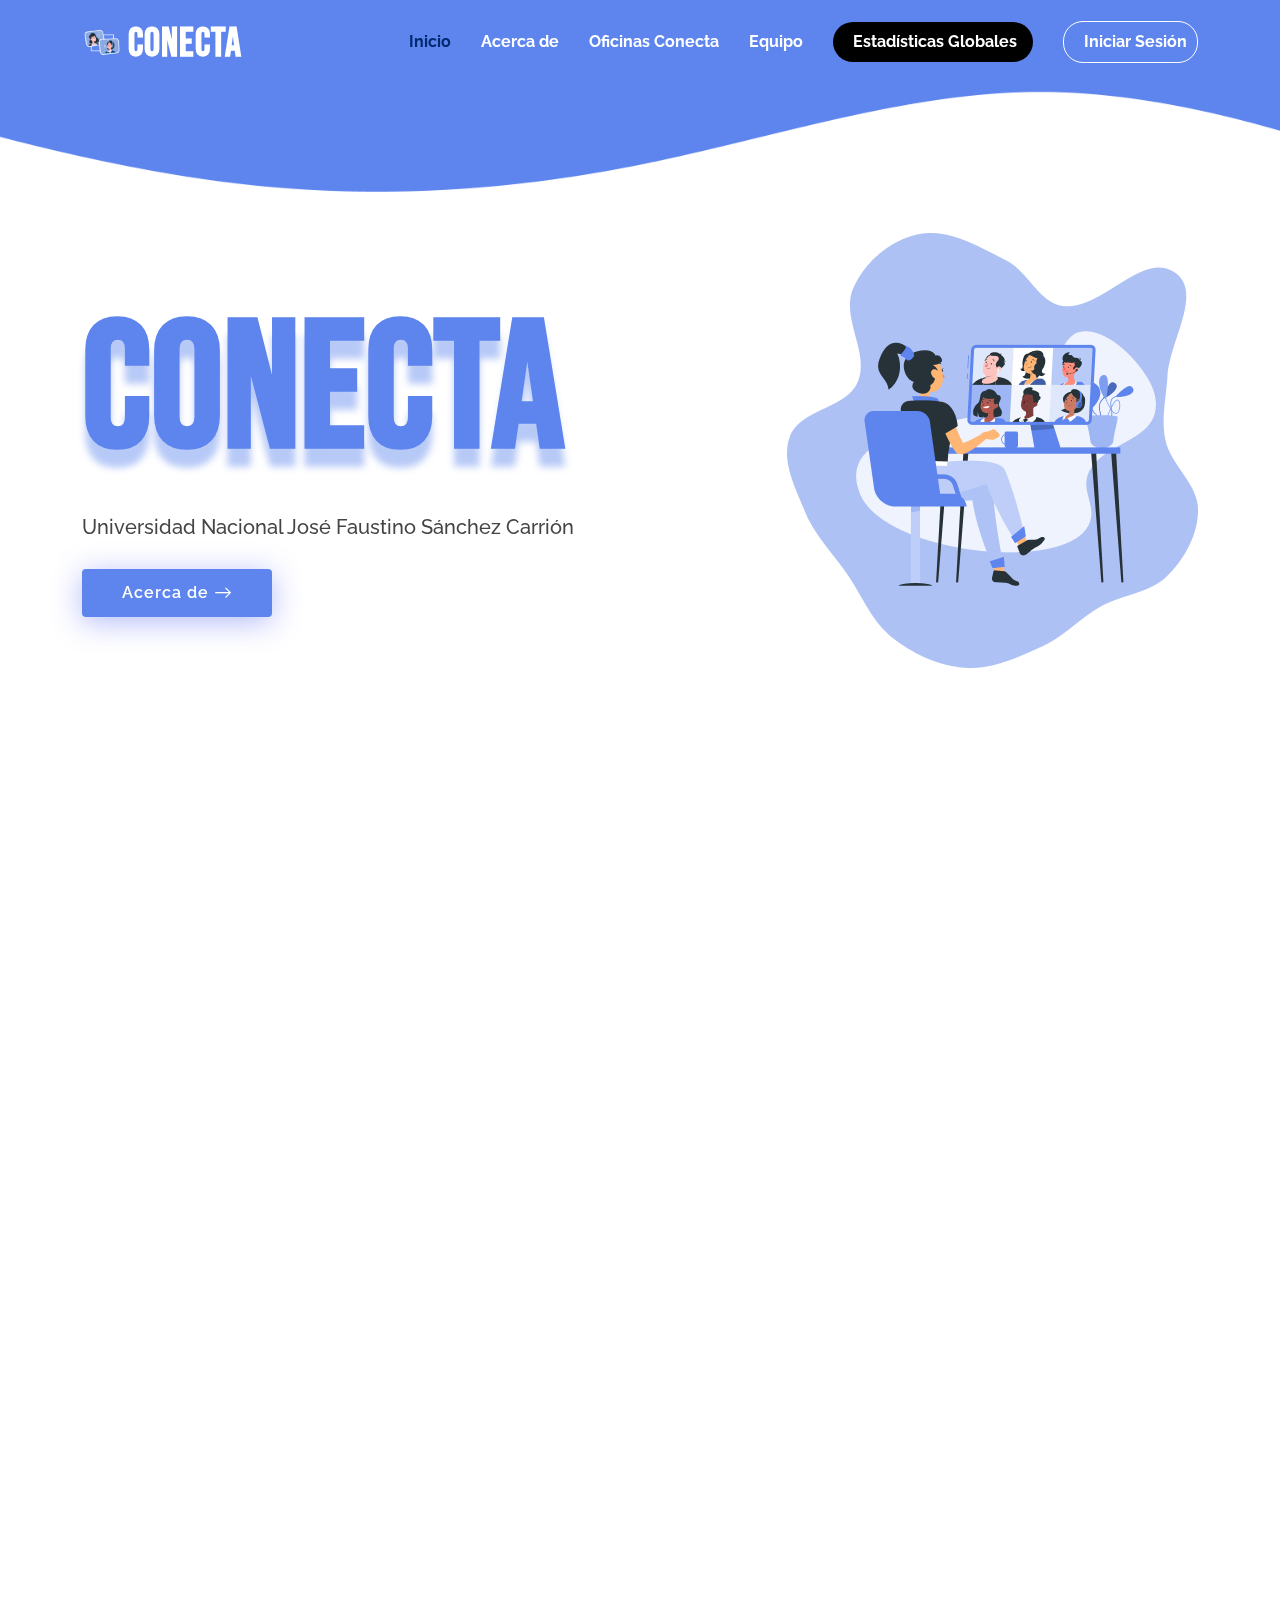
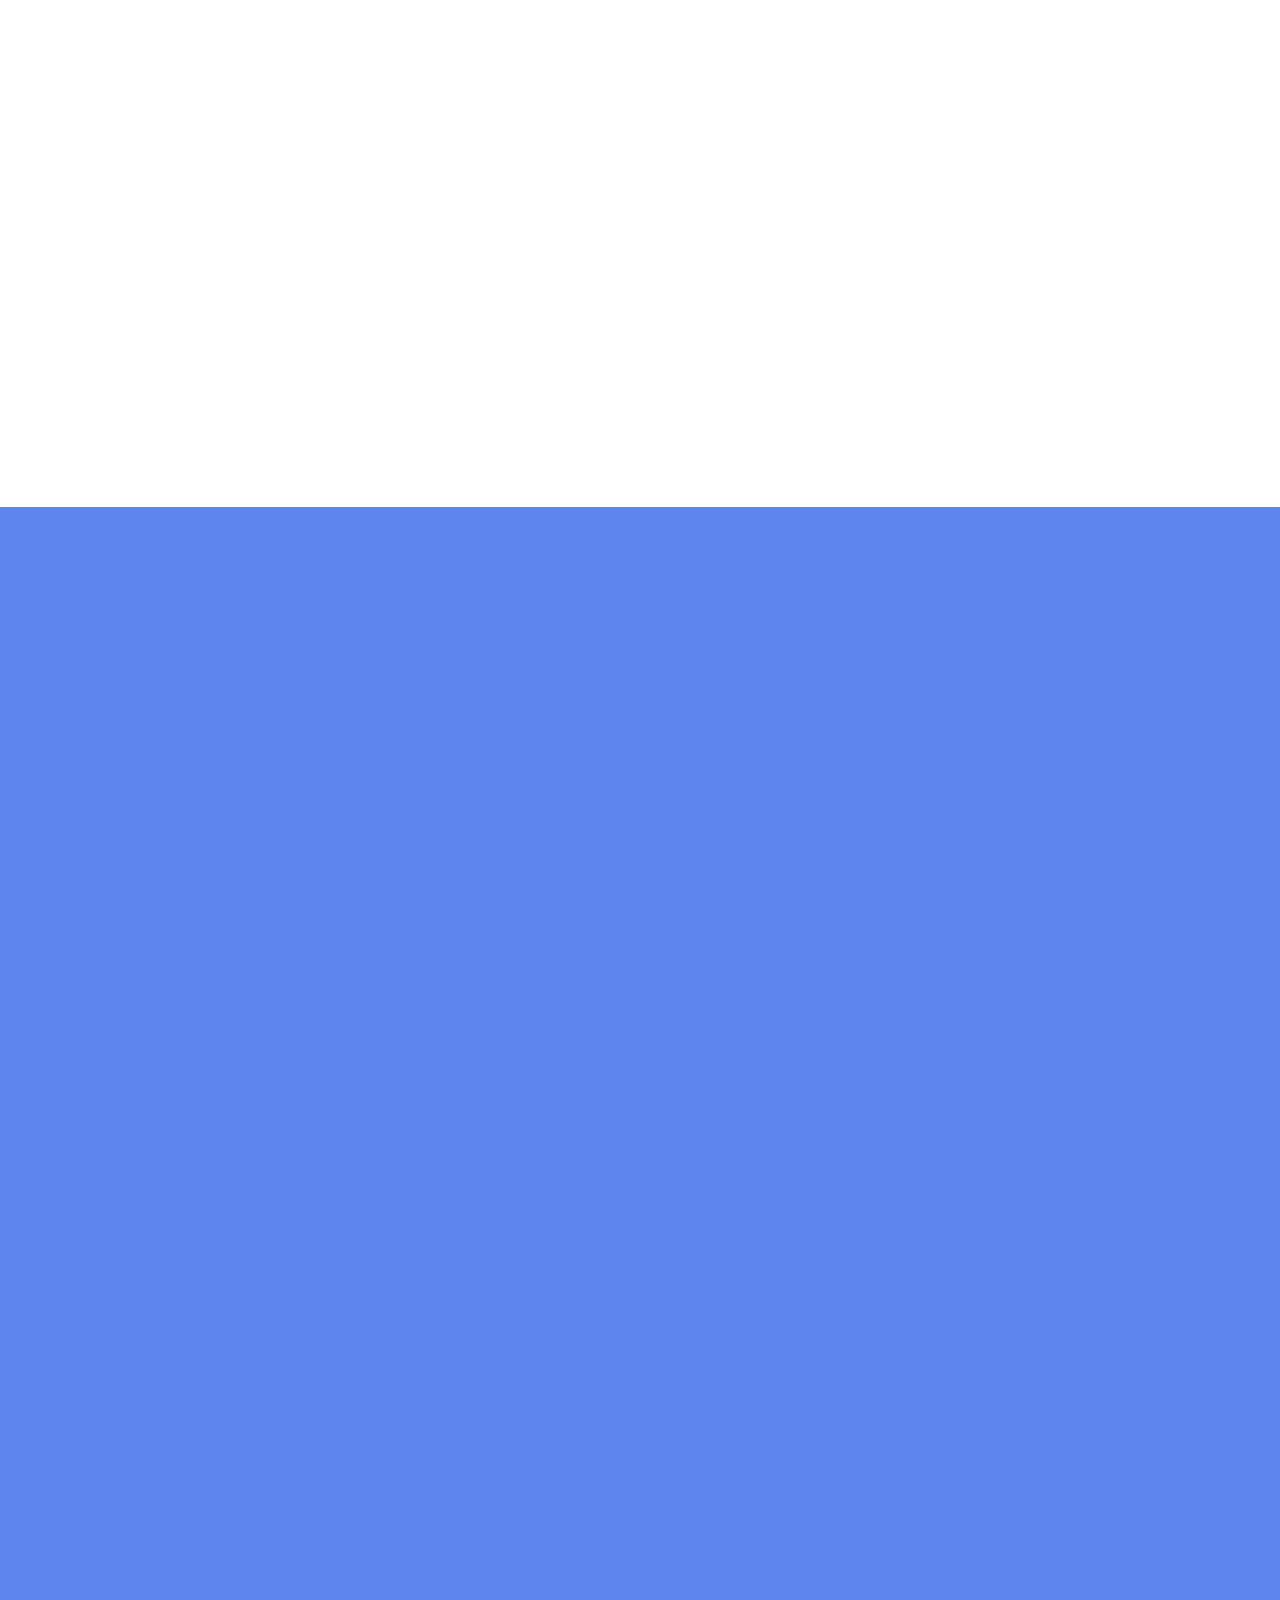
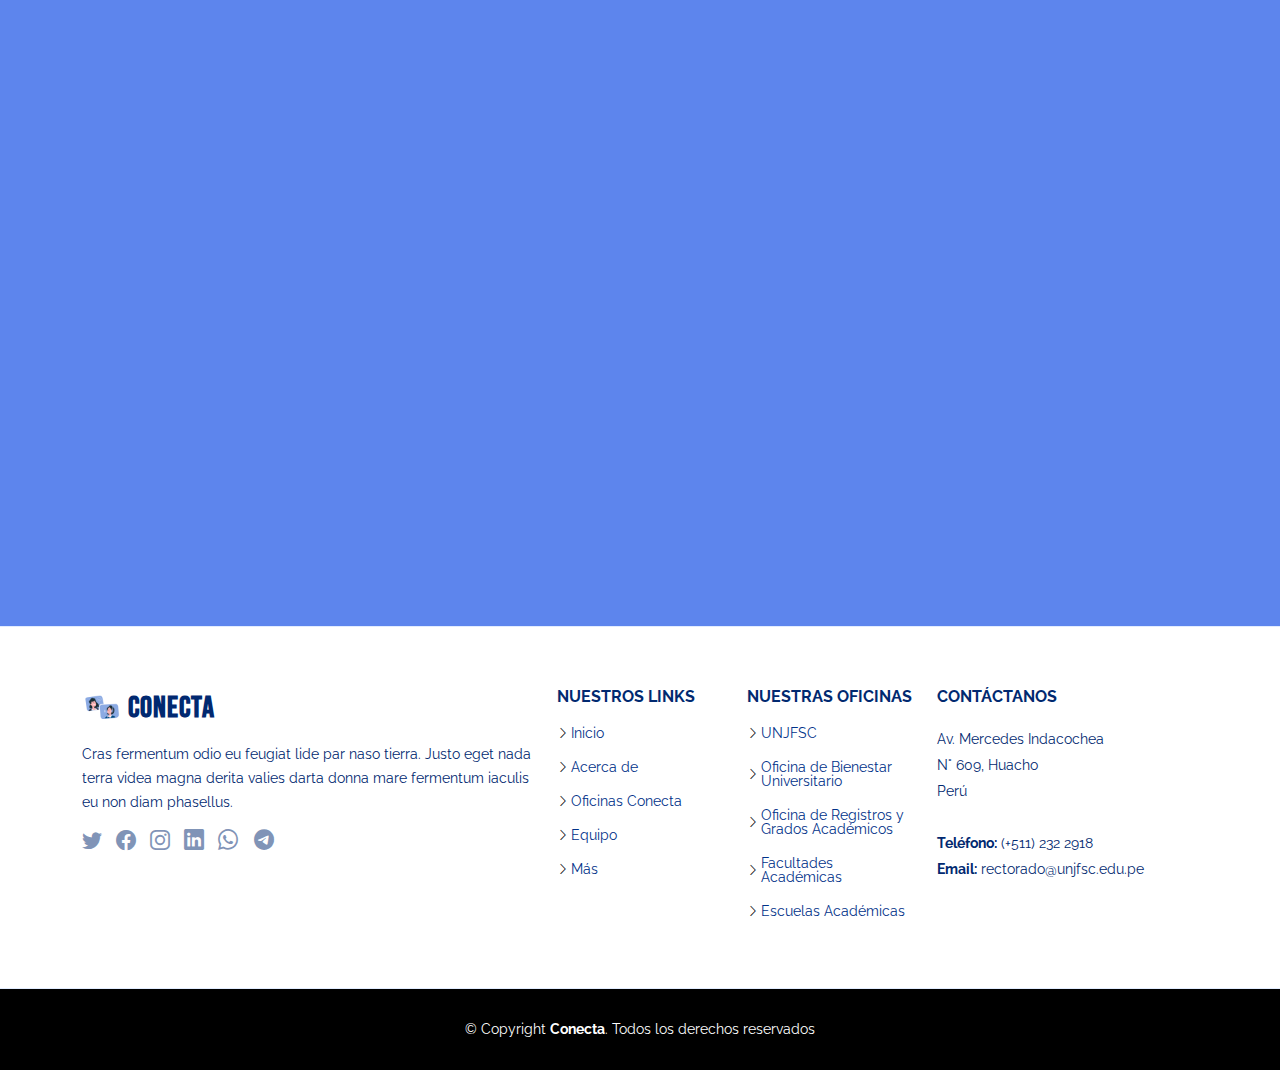
<file: index.html>
<!DOCTYPE html>
<html lang="en">

<head>
  <meta charset="utf-8">
  <meta content="width=device-width, initial-scale=1.0" name="viewport">

  <title>Conecta</title>
  <meta content="" name="description">

  <meta content="" name="keywords">

  <!-- Favicons -->
  <link href="assets/img/favicon.png" rel="icon">
  <link href="assets/img/apple-touch-icon.png" rel="apple-touch-icon">

  <!-- Google Fonts -->
  <link
    href="https://fonts.googleapis.com/css?family=Raleway:300,300i,400,400i,600,600i,700,700i|Bebas Neue:300,300i,400,400i,600,600i,700,700i|Poppins:300,300i,400,400i,500,500i,600,600i,700,700i"
    rel="stylesheet">

  <!-- Vendor CSS Files -->
  <link href="assets/vendor/bootstrap/css/bootstrap.min.css" rel="stylesheet">
  <link href="assets/vendor/bootstrap-icons/bootstrap-icons.css" rel="stylesheet">
  <link href="assets/vendor/aos/aos.css" rel="stylesheet">
  <link href="assets/vendor/remixicon/remixicon.css" rel="stylesheet">
  <link href="assets/vendor/swiper/swiper-bundle.min.css" rel="stylesheet">
  <link href="assets/vendor/glightbox/css/glightbox.min.css" rel="stylesheet">

  <!-- Template Main CSS File -->
  <link href="assets/css/style.css" rel="stylesheet">

</head>

<body>

  <!-- ======= Header ======= -->
  <header id="header" class="header fixed-top">
    <div class="container-fluid container-xl d-flex align-items-center justify-content-between">

      <a href="index.html" class="logo d-flex align-items-center">
        <img src="assets/img/logo.png" alt="">
        <span>CONECTA</span>
      </a>

      <nav id="navbar" class="navbar">
        <ul>
          <li><a class="nav-link scrollto active" href="#home">Inicio</a></li>
          <li><a class="nav-link scrollto" href="#about">Acerca de</a></li>
          <li><a class="nav-link scrollto" href="#offices">Oficinas Conecta</a></li>
          <li><a class="nav-link scrollto" href="#team">Equipo</a></li>
          <li><a class="getstarted" href="#">Estadísticas Globales</a></li>
          <li><a class="signin" href="./login.html">Iniciar Sesión</a></li>
        </ul>
        <i class="bi bi-list mobile-nav-toggle"></i>
      </nav><!-- .navbar -->

    </div>
  </header><!-- End Header -->

  <!-- ======= Conecta Section ======= -->
  <section id="home" class="home d-flex align-items-center">

    <div class="container">
      <div class="row">
        <div class="col-lg-6 d-flex flex-column justify-content-center">
          <h1 data-aos="fade-up">CONECTA</h1>
          <h2 data-aos="fade-up" data-aos-delay="400">Universidad Nacional José Faustino Sánchez Carrión</h2>
          <div data-aos="fade-up" data-aos-delay="600">
            <div class="text-center text-lg-start">
              <a href="#about"
                class="btn-get-started scrollto d-inline-flex align-items-center justify-content-center align-self-center">
                <span>Acerca de</span>
                <i class="bi bi-arrow-right"></i>
              </a>
            </div>
          </div>
        </div>
        <div class="col-lg-6 home-img" data-aos="zoom-out" data-aos-delay="200">
          <img src="assets/img/home-img.png" class="img-fluid" alt="">
        </div>
      </div>
    </div>

  </section><!-- End Conecta -->

  <main id="main">
    <!-- ======= Acerca de Section ======= -->
    <section id="about" class="about">

      <div class="container" data-aos="fade-up">
        <div class="row gx-0">

          <div class="col-lg-6 d-flex flex-column justify-content-center" data-aos="fade-up" data-aos-delay="200">
            <div class="content">
              <h3>¿Qué es Conecta?</h3>
              <h2>Acerca de Conecta</h2>
              <p>
                Quisquam vel ut sint cum eos hic dolores aperiam. Sed deserunt et. Inventore et et dolor consequatur
                itaque ut voluptate sed et. Magnam nam ipsum tenetur suscipit voluptatum nam et est corrupti.
              </p>
            </div>
          </div>

          <div class="col-lg-6 d-flex align-items-center" data-aos="zoom-out" data-aos-delay="200">
            <img src="assets/img/about.jpg" class="img-fluid" alt="">
          </div>

        </div>
      </div>

    </section><!-- End Acerca de Section -->

    <!-- ======= Oficinas Conecta Section ======= -->
    <section id="offices" class="offices">

      <div class="container" data-aos="fade-up">

        <header class="section-header">
          <h2>OFICINAS CONECTA</h2>
          <p>NUESTRAS OFICINAS CONECTA</p>
        </header>

        <div class="row gy-4">

          <div class="col-lg-3 col-md-6" data-aos="fade-up" data-aos-delay="200">
            <div class="office-box blue">
              <i class="ri-mental-health-line icon"></i>
              <h3>Oficina de Bienestar Universitario</h3>
              <p>Provident nihil minus qui consequatur non omnis maiores. Eos accusantium minus dolores iure perferendis
                tempore et consequatur.</p>
              <a href="#" class="read-more"><span>Leer más</span> <i class="bi bi-arrow-right"></i></a>
            </div>
          </div>

          <div class="col-lg-3 col-md-6" data-aos="fade-up" data-aos-delay="300">
            <div class="office-box orange">
              <i class="ri-booklet-line icon"></i>
              <h3>Oficina de Registros y Grados Académicos</h3>
              <p>Ut autem aut autem non a. Sint sint sit facilis nam iusto sint. Libero corrupti neque eum hic non ut
                nesciunt dolorem.</p>
              <a href="#" class="read-more"><span>Leer más</span> <i class="bi bi-arrow-right"></i></a>
            </div>
          </div>

          <div class="col-lg-3 col-md-6" data-aos="fade-up" data-aos-delay="500">
            <div class="office-box red">
              <i class="ri-building-4-line icon"></i>
              <h3>Facultades Académicas</h3>
              <p>Non et temporibus minus omnis sed dolor esse consequatur. Cupiditate sed error ea fuga sit provident
                adipisci neque.</p>
              <a href="#" class="read-more"><span>Leer más</span> <i class="bi bi-arrow-right"></i></a>
            </div>
          </div>

          <div class="col-lg-3 col-md-6" data-aos="fade-up" data-aos-delay="600">
            <div class="office-box purple">
              <i class="ri-team-line icon"></i>
              <h3>Escuelas Académicas</h3>
              <p>Cumque et suscipit saepe. Est maiores autem enim facilis ut aut ipsam corporis aut. Sed animi at autem
                alias eius labore.</p>
              <a href="#" class="read-more"><span>Leer más</span> <i class="bi bi-arrow-right"></i></a>
            </div>
          </div>
        </div>
      </div>
    </section><!-- End Oficinas Conecta Section -->

    <!-- ======= Team Section ======= -->
    <section id="team" class="team">

      <div class="container" data-aos="fade-up">

        <header class="section-header">
          <h2>EQUIPO</h2>
          <p>NUESTRO EQUIPO CONECTA</p>
        </header>

        <div class="row gy-4">

          <div class="col-lg-3 col-md-6 d-flex align-items-stretch" data-aos="fade-up" data-aos-delay="100">
            <div class="member">
              <div class="member-img">
                <img src="assets/img/team/team-1.jpg" class="img-fluid" alt="">
                <div class="social">
                  <a href=""><i class="bi bi-twitter"></i></a>
                  <a href=""><i class="bi bi-facebook"></i></a>
                  <a href=""><i class="bi bi-instagram"></i></a>
                  <a href=""><i class="bi bi-linkedin"></i></a>
                </div>
              </div>
              <div class="member-info">
                <h4>Gean Arámbulo</h4>
                <p>Velit aut quia fugit et et. Dolorum ea voluptate vel tempore tenetur ipsa quae aut. Ipsum
                  exercitationem iure minima enim corporis et voluptate.</p>
              </div>
            </div>
          </div>

          <div class="col-lg-3 col-md-6 d-flex align-items-stretch" data-aos="fade-up" data-aos-delay="200">
            <div class="member">
              <div class="member-img">
                <img src="assets/img/team/team-3.jpg" class="img-fluid" alt="">
                <div class="social">
                  <a href=""><i class="bi bi-twitter"></i></a>
                  <a href=""><i class="bi bi-facebook"></i></a>
                  <a href=""><i class="bi bi-instagram"></i></a>
                  <a href=""><i class="bi bi-linkedin"></i></a>
                </div>
              </div>
              <div class="member-info">
                <h4>Julio Calcina</h4>
                <p>Quo esse repellendus quia id. Est eum et accusantium pariatur fugit nihil minima suscipit corporis.
                  Voluptate sed quas reiciendis animi neque sapiente.</p>
              </div>
            </div>
          </div>

          <div class="col-lg-3 col-md-6 d-flex align-items-stretch" data-aos="fade-up" data-aos-delay="300">
            <div class="member">
              <div class="member-img">
                <img src="assets/img/team/team-1.jpg" class="img-fluid" alt="">
                <div class="social">
                  <a href=""><i class="bi bi-twitter"></i></a>
                  <a href=""><i class="bi bi-facebook"></i></a>
                  <a href=""><i class="bi bi-instagram"></i></a>
                  <a href=""><i class="bi bi-linkedin"></i></a>
                </div>
              </div>
              <div class="member-info">
                <h4>Leonel Chávez</h4>
                <p>Vero omnis enim consequatur. Voluptas consectetur unde qui molestiae deserunt. Voluptates enim aut
                  architecto porro aspernatur molestiae modi.</p>
              </div>
            </div>
          </div>

          <div class="col-lg-3 col-md-6 d-flex align-items-stretch" data-aos="fade-up" data-aos-delay="400">
            <div class="member">
              <div class="member-img">
                <img src="assets/img/team/team-3.jpg" class="img-fluid" alt="">
                <div class="social">
                  <a href=""><i class="bi bi-twitter"></i></a>
                  <a href=""><i class="bi bi-facebook"></i></a>
                  <a href=""><i class="bi bi-instagram"></i></a>
                  <a href=""><i class="bi bi-linkedin"></i></a>
                </div>
              </div>
              <div class="member-info">
                <h4>Pedro Flores</h4>
                <p>Rerum voluptate non adipisci animi distinctio et deserunt amet voluptas. Quia aut aliquid doloremque
                  ut possimus ipsum officia.</p>
              </div>
            </div>
          </div>
          <div class="col-lg-3 col-md-6 d-flex align-items-stretch" data-aos="fade-up" data-aos-delay="400">
            <div class="member">
              <div class="member-img">
                <img src="assets/img/team/team-1.jpg" class="img-fluid" alt="">1
                <div class="social">
                  <a href=""><i class="bi bi-twitter"></i></a>
                  <a href=""><i class="bi bi-facebook"></i></a>
                  <a href=""><i class="bi bi-instagram"></i></a>
                  <a href=""><i class="bi bi-linkedin"></i></a>
                </div>
              </div>
              <div class="member-info">
                <h4>Eblé Flores</h4>
                <p>Rerum voluptate non adipisci animi distinctio et deserunt amet voluptas. Quia aut aliquid doloremque
                  ut possimus ipsum officia.</p>
              </div>
            </div>
          </div>
          <div class="col-lg-3 col-md-6 d-flex align-items-stretch" data-aos="fade-up" data-aos-delay="100">
            <div class="member">
              <div class="member-img">
                <img src="assets/img/team/team-3.jpg" class="img-fluid" alt="">
                <div class="social">
                  <a href=""><i class="bi bi-twitter"></i></a>
                  <a href=""><i class="bi bi-facebook"></i></a>
                  <a href=""><i class="bi bi-instagram"></i></a>
                  <a href=""><i class="bi bi-linkedin"></i></a>
                </div>
              </div>
              <div class="member-info">
                <h4>Jhimi Gargate</h4>
                <p>Velit aut quia fugit et et. Dolorum ea voluptate vel tempore tenetur ipsa quae aut. Ipsum
                  exercitationem iure minima enim corporis et voluptate.</p>
              </div>
            </div>
          </div>

          <div class="col-lg-3 col-md-6 d-flex align-items-stretch" data-aos="fade-up" data-aos-delay="200">
            <div class="member">
              <div class="member-img">
                <img src="assets/img/team/team-2.jpg" class="img-fluid" alt="">
                <div class="social">
                  <a href=""><i class="bi bi-twitter"></i></a>
                  <a href=""><i class="bi bi-facebook"></i></a>
                  <a href=""><i class="bi bi-instagram"></i></a>
                  <a href=""><i class="bi bi-linkedin"></i></a>
                </div>
              </div>
              <div class="member-info">
                <h4>Angela La Rosa</h4>
                <p>Quo esse repellendus quia id. Est eum et accusantium pariatur fugit nihil minima suscipit corporis.
                  Voluptate sed quas reiciendis animi neque sapiente.</p>
              </div>
            </div>
          </div>

          <div class="col-lg-3 col-md-6 d-flex align-items-stretch" data-aos="fade-up" data-aos-delay="300">
            <div class="member">
              <div class="member-img">
                <img src="assets/img/team/team-4.jpg" class="img-fluid" alt="">
                <div class="social">
                  <a href=""><i class="bi bi-twitter"></i></a>
                  <a href=""><i class="bi bi-facebook"></i></a>
                  <a href=""><i class="bi bi-instagram"></i></a>
                  <a href=""><i class="bi bi-linkedin"></i></a>
                </div>
              </div>
              <div class="member-info">
                <h4>Vanessa Mendoza</h4>
                <p>Vero omnis enim consequatur. Voluptas consectetur unde qui molestiae deserunt. Voluptates enim aut
                  architecto porro aspernatur molestiae modi.</p>
              </div>
            </div>
          </div>

          <div class="col-lg-3 col-md-6 d-flex align-items-stretch" data-aos="fade-up" data-aos-delay="400">
            <div class="member">
              <div class="member-img">
                <img src="assets/img/team/team-1.jpg" class="img-fluid" alt="">
                <div class="social">
                  <a href=""><i class="bi bi-twitter"></i></a>
                  <a href=""><i class="bi bi-facebook"></i></a>
                  <a href=""><i class="bi bi-instagram"></i></a>
                  <a href=""><i class="bi bi-linkedin"></i></a>
                </div>
              </div>
              <div class="member-info">
                <h4>Christian Silva</h4>
                <p>Rerum voluptate non adipisci animi distinctio et deserunt amet voluptas. Quia aut aliquid doloremque
                  ut possimus ipsum officia.</p>
              </div>
            </div>
          </div>

          <div class="col-lg-3 col-md-6 d-flex align-items-stretch" data-aos="fade-up" data-aos-delay="300">
            <div class="member">
              <div class="member-img">
                <img src="assets/img/team/team-2.jpg" class="img-fluid" alt="">
                <div class="social">
                  <a href=""><i class="bi bi-twitter"></i></a>
                  <a href=""><i class="bi bi-facebook"></i></a>
                  <a href=""><i class="bi bi-instagram"></i></a>
                  <a href=""><i class="bi bi-linkedin"></i></a>
                </div>
              </div>
              <div class="member-info">
                <h4>Beatriz Vargas</h4>
                <p>Vero omnis enim consequatur. Voluptas consectetur unde qui molestiae deserunt. Voluptates enim aut
                  architecto porro aspernatur molestiae modi.</p>
              </div>
            </div>
          </div>


        </div>
      </div>
    </section><!-- End Team Section -->

  </main><!-- End #main -->

  <!-- ======= Footer ======= -->
  <footer id="footer" class="footer">
    <div class="footer-top">
      <div class="container">
        <div class="row gy-4">
          <div class="col-lg-5 col-md-12 footer-info">
            <a href="index.html" class="logo d-flex align-items-center">
              <img src="assets/img/logo.png" alt="">
              <span>CONECTA</span>
            </a>
            <p>Cras fermentum odio eu feugiat lide par naso tierra. Justo eget nada terra videa magna derita valies
              darta donna mare fermentum iaculis eu non diam phasellus.</p>
            <div class="social-links mt-3">
              <a href="#" class="twitter"><i class="bi bi-twitter bx bxl-twitter"></i></a>
              <a href="#" class="facebook"><i class="bi bi-facebook bx bxl-facebook"></i></a>
              <a href="#" class="instagram"><i class="bi bi-instagram bx bxl-instagram"></i></a>
              <a href="#" class="linkedin"><i class="bi bi-linkedin bx bxl-linkedin"></i></a>
              <a href="#" class="whattsapp"><i class="bi bi-whatsapp bx bxl-whatsapp"></i></a>
              <a href="#" class="telegram"><i class="bi bi-telegram bx bxl-telegram"></i></a>
            </div>
          </div>

          <div class="col-lg-2 col-6 footer-links">
            <h4>NUESTROS LINKS</h4>
            <ul>
              <li><i class="bi bi-chevron-right"></i> <a href="#">Inicio</a></li>
              <li><i class="bi bi-chevron-right"></i> <a href="#">Acerca de</a></li>
              <li><i class="bi bi-chevron-right"></i> <a href="#">Oficinas Conecta</a></li>
              <li><i class="bi bi-chevron-right"></i> <a href="#">Equipo</a></li>
              <li><i class="bi bi-chevron-right"></i> <a href="#">Más</a></li>
            </ul>
          </div>

          <div class="col-lg-2 col-6 footer-links">
            <h4>NUESTRAS OFICINAS</h4>
            <ul>
              <li><i class="bi bi-chevron-right"></i> <a href="#">UNJFSC</a></li>
              <li><i class="bi bi-chevron-right"></i> <a href="#">Oficina de Bienestar Universitario</a></li>
              <li><i class="bi bi-chevron-right"></i> <a href="#">Oficina de Registros y Grados Académicos</a></li>
              <li><i class="bi bi-chevron-right"></i> <a href="#">Facultades Académicas</a></li>
              <li><i class="bi bi-chevron-right"></i> <a href="#">Escuelas Académicas</a></li>
            </ul>
          </div>

          <div class="col-lg-3 col-md-12 footer-contact text-center text-md-start">
            <h4>CONTÁCTANOS</h4>
            <p>
              Av. Mercedes Indacochea  <br>
              N°  609, Huacho<br>
              Perú <br><br>
              <strong>Teléfono:</strong> (+511) 232 2918<br>
              <strong>Email:</strong> rectorado@unjfsc.edu.pe<br>
            </p>

          </div>

        </div>
      </div>
    </div>

    <div class="container">
      <div class="copyright">
        &copy; Copyright <strong><span>Conecta</span></strong>. Todos los derechos reservados
      </div>
    </div>
  </footer><!-- End Footer -->

  <a href="#" class="back-to-top d-flex align-items-center justify-content-center"><i
      class="bi bi-arrow-up-short"></i></a>

  <!-- Vendor JS Files -->
  <script src="assets/vendor/bootstrap/js/bootstrap.bundle.js"></script>
  <script src="assets/vendor/aos/aos.js"></script>
  <script src="assets/vendor/php-email-form/validate.js"></script>
  <script src="assets/vendor/swiper/swiper-bundle.min.js"></script>
  <script src="assets/vendor/purecounter/purecounter.js"></script>
  <script src="assets/vendor/isotope-layout/isotope.pkgd.min.js"></script>
  <script src="assets/vendor/glightbox/js/glightbox.min.js"></script>

  <!-- Template Main JS File -->
  <script src="assets/js/main.js"></script>

</body>

</html>
</file>
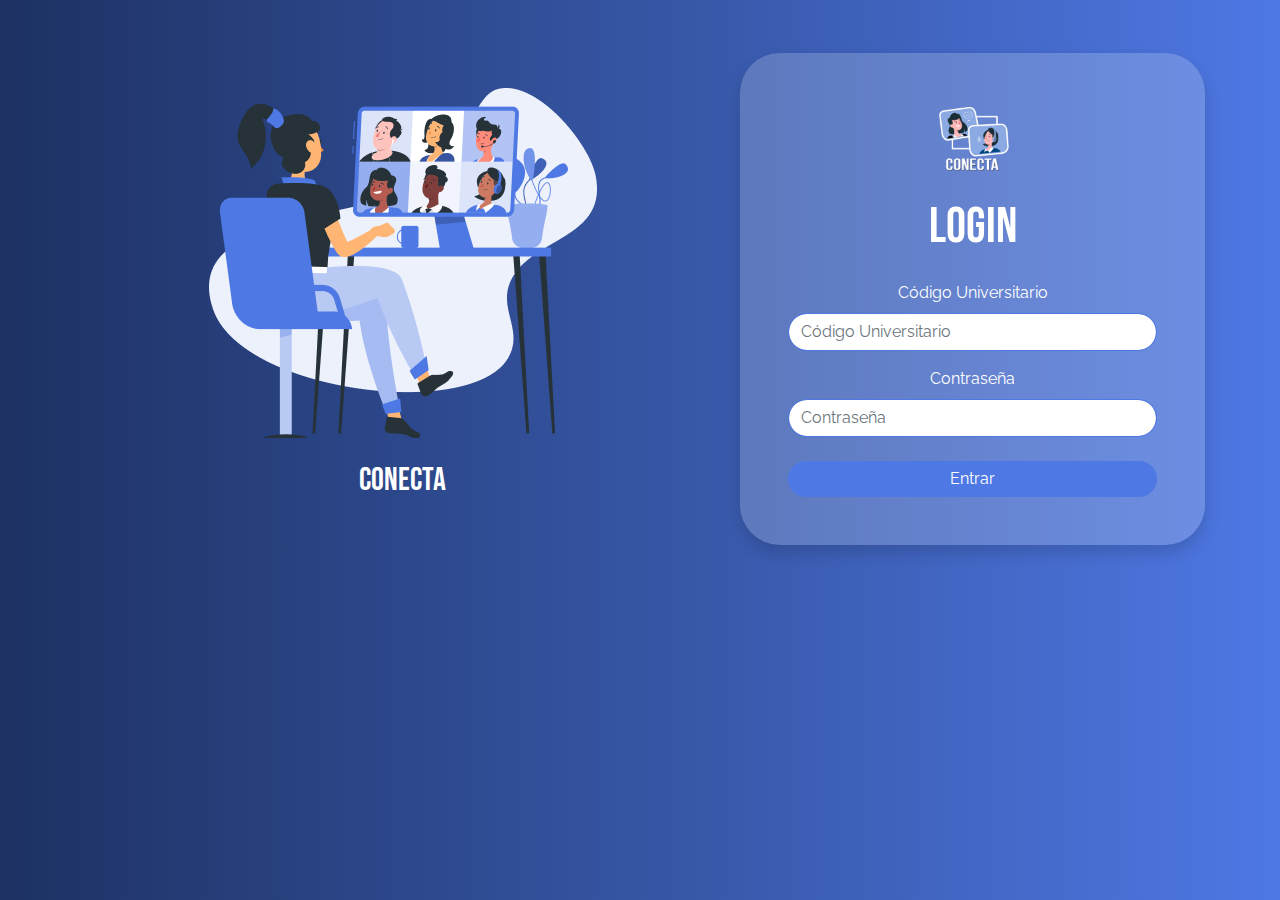
<file: login.html>
<!DOCTYPE html>
<html lang="en">

<head>
    <meta charset="utf-8">
    <meta content="width=device-width, initial-scale=1.0" name="viewport">

    <title>Conecta</title>
    <meta content="" name="description">

    <meta content="" name="keywords">

    <!-- Favicons -->
    <link href="assets/img/favicon.png" rel="icon">
    <link href="assets/img/apple-touch-icon.png" rel="apple-touch-icon">

    <!-- Google Fonts -->
    <link
        href="https://fonts.googleapis.com/css?family=Raleway:300,300i,400,400i,600,600i,700,700i|Bebas Neue:300,300i,400,400i,600,600i,700,700i|Poppins:300,300i,400,400i,500,500i,600,600i,700,700i"
        rel="stylesheet">

    <!-- Vendor CSS Files -->
    <link href="assets/vendor/bootstrap/css/bootstrap.min.css" rel="stylesheet">
    <link href="assets/vendor/bootstrap-icons/bootstrap-icons.css" rel="stylesheet">
    <link href="assets/vendor/aos/aos.css" rel="stylesheet">
    <link href="assets/vendor/remixicon/remixicon.css" rel="stylesheet">
    <link href="assets/vendor/swiper/swiper-bundle.min.css" rel="stylesheet">
    <link href="assets/vendor/glightbox/css/glightbox.min.css" rel="stylesheet">

    <!-- Template Main CSS File -->
    <link href="assets/css/stylelogin.css" rel="stylesheet">

</head>

<body>
    <main id="main">
        <div class="container w-100 mt-5 rounded">
            <div class="row justify-content-between">

                <div class="col conecta d-none d-lg-block col-md-7 col-lg-7 col-xl-7 text-center">
                    <!-- ======= Conecta Section ======= -->
                    <section id="conecta" class="p-3">
                        <img src="./assets/img/login/login-img.png" alt="" class="p-4">
                        <h2>CONECTA</h2>
                    </section><!-- End Conecta Section -->
                </div>

                <div class="col login shadow text-center p-5">
                    <!-- ======= Login Section ======= -->
                    <section id="login">                    
                        <div class="text-center">
                            <img src="./assets/img/login/login-conecta.png" width="80" alt="">
                        </div>
                        <h2 class="py-3">LOGIN</h2>
                        <form action="/welcome/welcome1.html">
                            <div class="mb-3">
                                <label for="code" class="form-label">Código Universitario</label>
                                <input type="number" class="form-control" name="code" minlength="8" maxlength="10"
                                    placeholder="Código Universitario" required>
                            </div>
                            <div class="mb-4">
                                <label for="password" class="form-label">Contraseña</label>
                                <input type="password" class="form-control" name="´password" placeholder="Contraseña"
                                    required>
                            </div>
                            <div class="d-grid">
                                <button type="submit" class="btn btn-entrar">Entrar</button>
                            </div>
                        </form>
                    </section><!-- End Login Section -->
                </div>
            </div>
        </div>
    </main><!-- End #main -->

    <!-- Vendor JS Files -->
    <script src="assets/vendor/bootstrap/js/bootstrap.bundle.js"></script>
    <script src="assets/vendor/aos/aos.js"></script>
    <script src="assets/vendor/php-email-form/validate.js"></script>
    <script src="assets/vendor/swiper/swiper-bundle.min.js"></script>
    <script src="assets/vendor/purecounter/purecounter.js"></script>
    <script src="assets/vendor/isotope-layout/isotope.pkgd.min.js"></script>
    <script src="assets/vendor/glightbox/js/glightbox.min.js"></script>


</body>

</html>
</file>
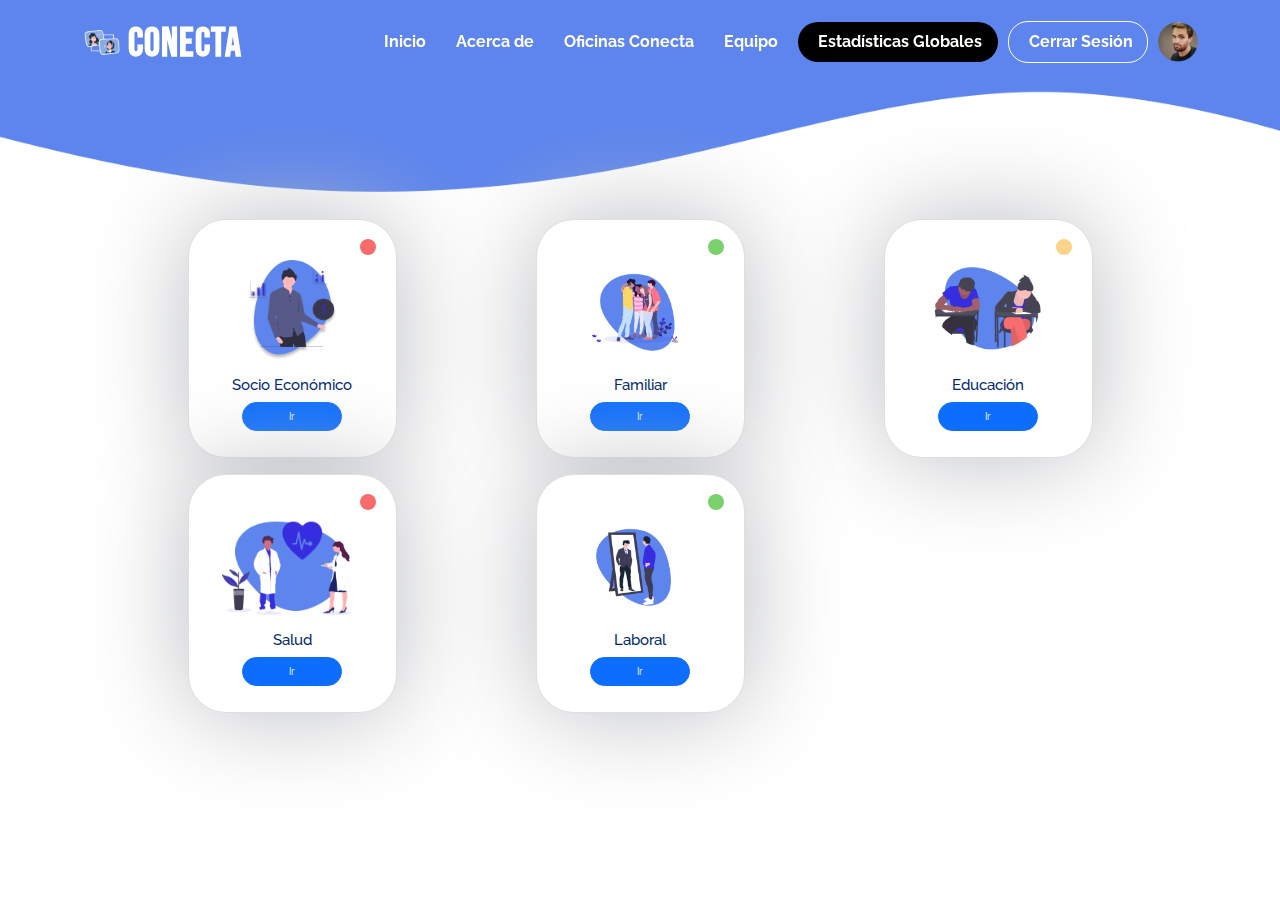
<file: content/home.html>
<!DOCTYPE html>
<html lang="en">

<head>
    <meta charset="utf-8">
    <meta content="width=device-width, initial-scale=1.0" name="viewport">

    <title>Conecta</title>
    <meta content="" name="description">

    <meta content="" name="keywords">

    <!-- Favicons -->
    <link href="../assets/img/favicon.png" rel="icon">
    <link href="../assets/img/apple-touch-icon.png" rel="apple-touch-icon">

    <!-- Google Fonts -->
    <link
        href="https://fonts.googleapis.com/css?family=Raleway:300,300i,400,400i,600,600i,700,700i|Bebas Neue:300,300i,400,400i,600,600i,700,700i|Poppins:300,300i,400,400i,500,500i,600,600i,700,700i"
        rel="stylesheet">

    <!-- Vendor CSS Files -->
    <link href="../assets/vendor/bootstrap/css/bootstrap.min.css" rel="stylesheet">
    <link href="../assets/vendor/bootstrap-icons/bootstrap-icons.css" rel="stylesheet">
    <link href="../assets/vendor/aos/aos.css" rel="stylesheet">
    <link href="../assets/vendor/remixicon/remixicon.css" rel="stylesheet">
    <link href="../assets/vendor/swiper/swiper-bundle.min.css" rel="stylesheet">
    <link href="../assets/vendor/glightbox/css/glightbox.min.css" rel="stylesheet">

    <!-- Template Main CSS File -->
    <link href="../assets/css/stylehome.css" rel="stylesheet">

</head>

<body>

    <!-- ======= Header ======= -->
    <header id="header" class="header fixed-top header-scrolled">
        <div class="container-fluid container-xl d-flex align-items-center justify-content-between">
            <a href="../index.html" class="logo d-flex align-items-center">
                <img src="../assets/img/logo.png" alt="">
                <span>CONECTA</span>
            </a>
            <nav id="navbar" class="navbar">
                <ul>
                    <li><a class="nav-link" href="../index.html#home">Inicio</a></li>
                    <li><a class="nav-link" href="../index.html#about">Acerca de</a></li>
                    <li><a class="nav-link" href="../index.html#offices">Oficinas Conecta</a></li>
                    <li><a class="nav-link" href="../index.html#team">Equipo</a></li>
                    <li><a class="getstarted" href="../index.html">Estadísticas Globales</a></li>
                    <li><a class="signout" href="../index.html">Cerrar Sesión</a></li>
                    <li>
                        <img class="img-perfil" src="../assets/img/content/profile02-img.png" alt=""></img>
                    </li>
                </ul>
                <i class="bi bi-list mobile-nav-toggle"></i>
            </nav><!-- .navbar -->
        </div>
    </header><!-- End Header -->

    <!-- ======= Cards Section ======= -->
    <section id="cards" class="cards d-flex align-items-center text-center">
        <div class="container text-center">
            <div class="row text-center mt-5 p-5">
                <div class="col-lg-4 d-flex flex-column justify-content-center text-center">
                    <div class="card cardContent mb-3 p-3">
                        <div class="point">
                            <svg height="20" width="20">
                                <circle cx="8" cy="8" r="8" fill="#F86B6B" />
                            </svg>
                        </div>
                        <div class="text-center">
                            <img class="card-img-top img" src="../assets/img/content/content01-img.png">
                        </div>
                        <div class="card-body">
                            <h5 class="card-title">Socio Económico</h5>
                            <a href="#" class="btn btn-primary buttonIr">Ir</a>
                        </div>
                    </div>
                </div>
                <br>
                <div class="col-lg-4 d-flex flex-column justify-content-center text-center">
                    <div class="card cardContent  mb-3  p-3">
                        <div class="point">
                            <svg height="20" width="20">
                                <circle cx="8" cy="8" r="8" fill="#7BD26D" />
                            </svg>
                        </div>
                        <div class="text-center">
                            <img class="card-img-top img" src="../assets/img/content/content02-img.png">
                        </div>
                        <div class="card-body">
                            <h5 class="card-title">Familiar</h5>
                            <a href="#" class="btn btn-primary buttonIr">Ir</a>
                        </div>
                    </div>
                </div>
                <br>
                <div class="col-lg-4 d-flex flex-column justify-content-center text-center">
                    <div class="card cardContent  mb-3  p-3">
                        <div class="point">
                            <svg height="20" width="20">
                                <circle cx="8" cy="8" r="8" fill="#FBD489" />
                            </svg>
                        </div>
                        <div class="text-center">
                            <img class="card-img-top img" src="../assets/img/content/content03-img.png">
                        </div>
                        <div class="card-body">
                            <h5 class="card-title">Educación</h5>
                            <a href="#" class="btn btn-primary buttonIr">Ir</a>
                        </div>
                    </div>
                </div>
                <br>
                <div class="col-lg-4 d-flex flex-column justify-content-center text-center">
                    <div class="card cardContent  mb-3  p-3">
                        <div class="point">
                            <svg height="20" width="20">
                                <circle cx="8" cy="8" r="8" fill="#F86B6B" />
                            </svg>
                        </div>
                        <div class="text-center">
                            <img class="card-img-top img" src="../assets/img/content/content04-img.png">
                        </div>
                        <div class="card-body">
                            <h5 class="card-title">Salud</h5>
                            <a href="#" class="btn btn-primary buttonIr">Ir</a>
                        </div>
                    </div>
                </div>
                <br>
                <div class="col-lg-4 d-flex flex-column justify-content-center text-center">
                    <div class="card cardContent mb-3  p-3">
                        <div class="point">
                            <svg height="20" width="20">
                                <circle cx="8" cy="8" r="8" fill="#7BD26D" />
                            </svg>
                        </div>
                        <div class="text-center">
                            <img class="card-img-top img" src="../assets/img/content/content05-img.png">
                        </div>
                        <div class="card-body">
                            <h5 class="card-title">Laboral</h5>
                            <a href="#" class="btn btn-primary buttonIr">Ir</a>
                        </div>
                    </div>
                </div>
            </div>
        </div>
    </section><!-- End Card -->

    <!-- Vendor JS Files -->
    <script src="../assets/vendor/bootstrap/js/bootstrap.bundle.js"></script>
    <script src="../assets/vendor/aos/aos.js"></script>
    <script src="../assets/vendor/php-email-form/validate.js"></script>
    <script src="../assets/vendor/swiper/swiper-bundle.min.js"></script>
    <script src="../assets/vendor/purecounter/purecounter.js"></script>
    <script src="../assets/vendor/isotope-layout/isotope.pkgd.min.js"></script>
    <script src="../assets/vendor/glightbox/js/glightbox.min.js"></script>

    <!-- Template Main JS File -->
    <script src="../assets/js/main.js"></script>

</body>

</html>
</file>
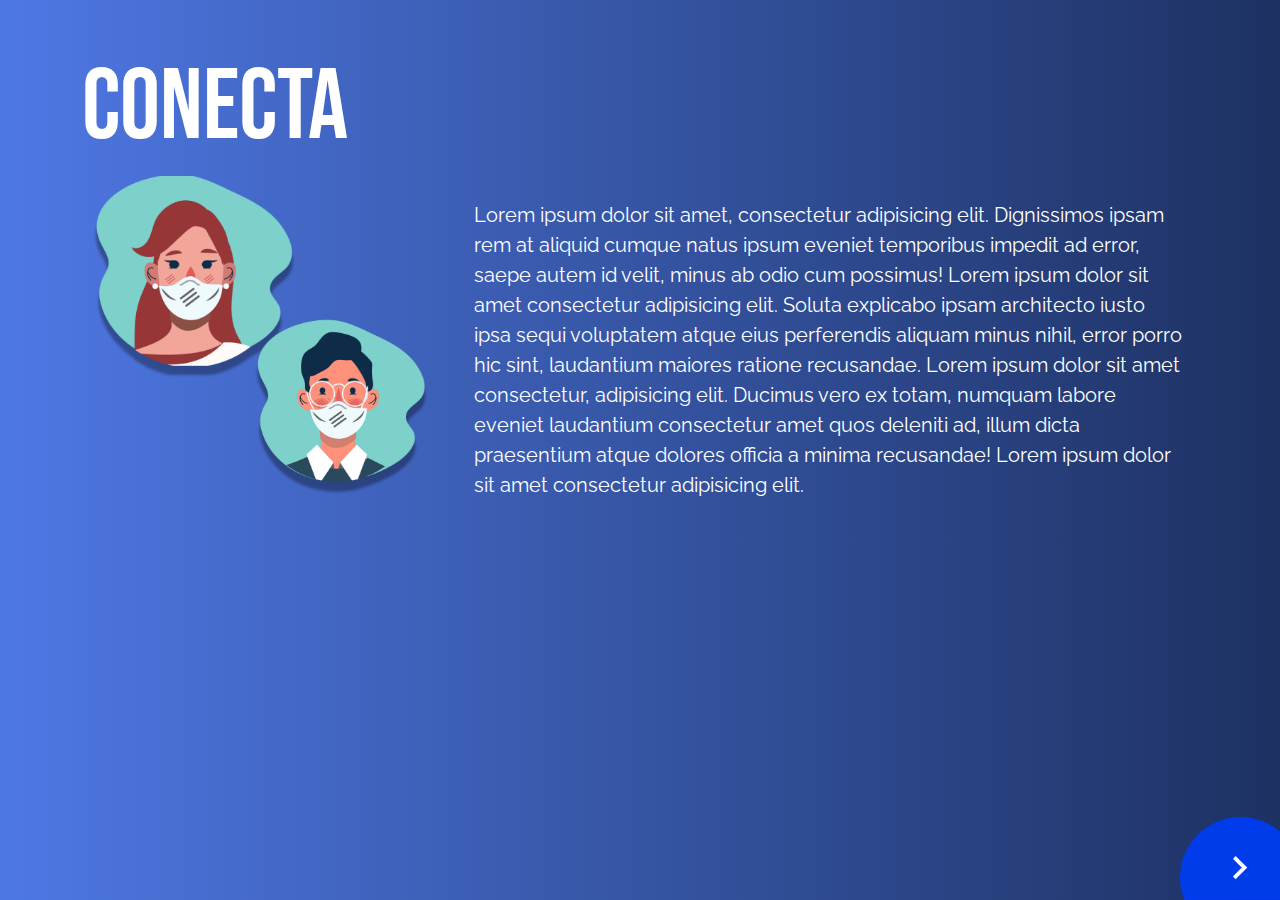
<file: welcome/welcome2.html>
<!DOCTYPE html>
<html lang="en">

<head>
  <meta charset="utf-8">
  <meta content="width=device-width, initial-scale=1.0" name="viewport">

  <title>Conecta</title>
  <meta content="" name="description">

  <meta content="" name="keywords">

  <!-- Favicons -->
  <link href="../assets/img/favicon.png" rel="icon">
  <link href="../assets/img/apple-touch-icon.png" rel="apple-touch-icon">

  <!-- Google Fonts -->
  <link
    href="https://fonts.googleapis.com/css?family=Raleway:300,300i,400,400i,600,600i,700,700i|Bebas Neue:300,300i,400,400i,600,600i,700,700i|Poppins:300,300i,400,400i,500,500i,600,600i,700,700i"
    rel="stylesheet">

  <!-- Vendor CSS Files -->
  <link href="../assets/vendor/bootstrap/css/bootstrap.min.css" rel="stylesheet">
  <link href="../assets/vendor/bootstrap-icons/bootstrap-icons.css" rel="stylesheet">
  <link href="../assets/vendor/aos/aos.css" rel="stylesheet">
  <link href="../assets/vendor/remixicon/remixicon.css" rel="stylesheet">
  <link href="../assets/vendor/swiper/swiper-bundle.min.css" rel="stylesheet">
  <link href="../assets/vendor/glightbox/css/glightbox.min.css" rel="stylesheet">

  <!-- Template Main CSS File -->
  <link href="../assets/css/stylewelcome.css" rel="stylesheet">

</head>

<body>

  <main id="main">
    <div class="container w-100 mt-5 rounded">
      <div class="row">
        <!-- ======= Conecta Section ======= -->
        <section id="conecta" class="conecta">
          <h1>CONECTA</h1>
        </section><!-- End Conecta Section -->
      </div>

      <div class="row justify-content-between">

        <div class="col d-none d-lg-block col-md-4 col-lg-4 col-xl-4 text-center">
          <!-- ======= Image Section ======= -->
          <section id="image">
            <img src="../assets/img/welcome/welcome02-img.png" alt="" width="350">
          </section><!-- End Image Section -->
        </div>

        <div class="col text-left p-4">
          <!-- ======= Paragraph Section ======= -->
          <section id="paragraph" class="paragraph">
            <p>Lorem ipsum dolor sit amet, consectetur adipisicing elit. Dignissimos ipsam rem at aliquid cumque natus
              ipsum eveniet temporibus impedit ad error, saepe autem id velit, minus ab odio cum possimus! Lorem ipsum
              dolor sit amet consectetur adipisicing elit. Soluta explicabo ipsam architecto iusto ipsa sequi
              voluptatem
              atque eius perferendis aliquam minus nihil, error porro hic sint, laudantium maiores ratione recusandae.
              Lorem ipsum dolor sit amet consectetur, adipisicing elit. Ducimus vero ex totam, numquam labore eveniet
              laudantium consectetur amet quos deleniti ad, illum dicta praesentium atque dolores officia a minima
              recusandae! Lorem ipsum dolor sit amet consectetur adipisicing elit.
            </p>
          </section><!-- End Paragraph Section -->
        </div>
      </div>
    </div>
    <div class="row fixed-bottom">
      <section id="buttonNext" class="d-flex flex-row-reverse">
        <div class="contenedor">         
          <a  href="../welcome/welcome3.html">
            <img src="../assets/img/welcome/buttonNext1.png" alt="" width="100">
          </a> 
          
      </section>
    </div>
    </div>
  </main><!-- End #main -->



  <!-- Vendor JS Files -->
  <script src="../assets/vendor/bootstrap/js/bootstrap.bundle.js"></script>
  <script src="../assets/vendor/aos/aos.js"></script>
  <script src="../assets/vendor/php-email-form/validate.js"></script>
  <script src="../assets/vendor/swiper/swiper-bundle.min.js"></script>
  <script src="../assets/vendor/purecounter/purecounter.js"></script>
  <script src="../assets/vendor/isotope-layout/isotope.pkgd.min.js"></script>
  <script src="../assets/vendor/glightbox/js/glightbox.min.js"></script>

</body>

</html>
</file>
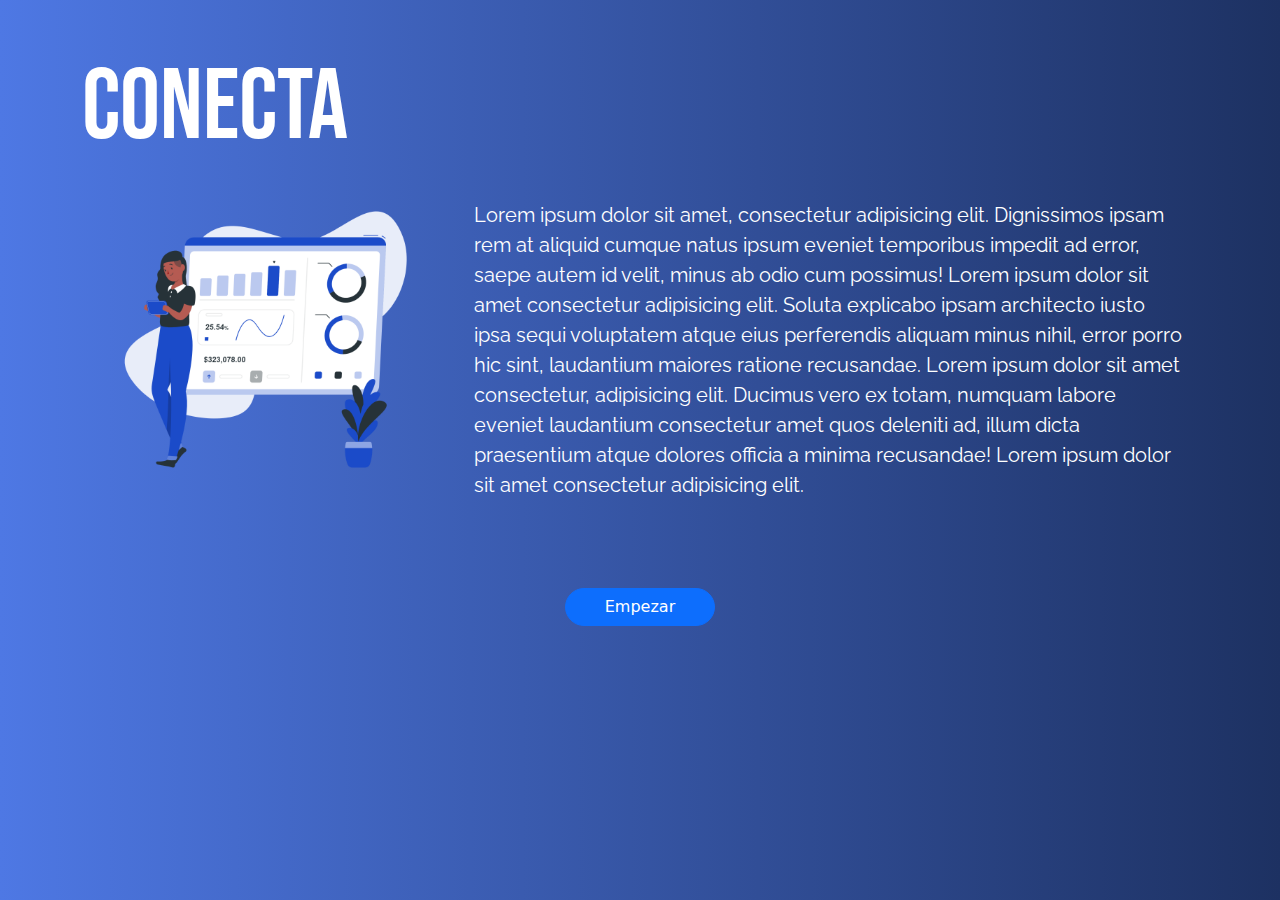
<file: welcome/welcome3.html>
<!DOCTYPE html>
<html lang="en">

<head>
  <meta charset="utf-8">
  <meta content="width=device-width, initial-scale=1.0" name="viewport">

  <title>Conecta</title>
  <meta content="" name="description">

  <meta content="" name="keywords">

  <!-- Favicons -->
  <link href="../assets/img/favicon.png" rel="icon">
  <link href="../assets/img/apple-touch-icon.png" rel="apple-touch-icon">

  <!-- Google Fonts -->
  <link
    href="https://fonts.googleapis.com/css?family=Raleway:300,300i,400,400i,600,600i,700,700i|Bebas Neue:300,300i,400,400i,600,600i,700,700i|Poppins:300,300i,400,400i,500,500i,600,600i,700,700i"
    rel="stylesheet">

  <!-- Vendor CSS Files -->
  <link href="../assets/vendor/bootstrap/css/bootstrap.min.css" rel="stylesheet">
  <link href="../assets/vendor/bootstrap-icons/bootstrap-icons.css" rel="stylesheet">
  <link href="../assets/vendor/aos/aos.css" rel="stylesheet">
  <link href="../assets/vendor/remixicon/remixicon.css" rel="stylesheet">
  <link href="../assets/vendor/swiper/swiper-bundle.min.css" rel="stylesheet">
  <link href="../assets/vendor/glightbox/css/glightbox.min.css" rel="stylesheet">

  <!-- Template Main CSS File -->
  <link href="../assets/css/stylewelcome.css" rel="stylesheet">

</head>

<body>

  <main id="main">
    <div class="container w-100 mt-5 rounded">
      <div class="row">
        <!-- ======= Conecta Section ======= -->
        <section id="conecta" class="conecta">
          <h1>CONECTA</h1>
        </section><!-- End Conecta Section -->
      </div>

      <div class="row justify-content-between">

        <div class="col d-none d-lg-block col-md-4 col-lg-4 col-xl-4 text-center">
          <!-- ======= Image Section ======= -->
          <section id="image">
            <img src="../assets/img/welcome/welcome03-img.png" alt="" width="350">
          </section><!-- End Image Section -->
        </div>

        <div class="col text-left p-4">
          <!-- ======= Paragraph Section ======= -->
          <section id="paragraph" class="paragraph">
            <p>Lorem ipsum dolor sit amet, consectetur adipisicing elit. Dignissimos ipsam rem at aliquid cumque natus
              ipsum eveniet temporibus impedit ad error, saepe autem id velit, minus ab odio cum possimus! Lorem ipsum
              dolor sit amet consectetur adipisicing elit. Soluta explicabo ipsam architecto iusto ipsa sequi
              voluptatem
              atque eius perferendis aliquam minus nihil, error porro hic sint, laudantium maiores ratione recusandae.
              Lorem ipsum dolor sit amet consectetur, adipisicing elit. Ducimus vero ex totam, numquam labore eveniet
              laudantium consectetur amet quos deleniti ad, illum dicta praesentium atque dolores officia a minima
              recusandae! Lorem ipsum dolor sit amet consectetur adipisicing elit.
            </p>
          </section><!-- End Paragraph Section -->
        </div>
      </div>
    </div>
    <div class="row text-center m-5">
      <section>
          <a href="../content/home.html" class="btn btn-primary buttonEmpezar">Empezar</a>        
      </section>
    </div>
    </div>
  </main><!-- End #main -->



  <!-- Vendor JS Files -->
  <script src="../assets/vendor/bootstrap/js/bootstrap.bundle.js"></script>
  <script src="../assets/vendor/aos/aos.js"></script>
  <script src="../assets/vendor/php-email-form/validate.js"></script>
  <script src="../assets/vendor/swiper/swiper-bundle.min.js"></script>
  <script src="../assets/vendor/purecounter/purecounter.js"></script>
  <script src="../assets/vendor/isotope-layout/isotope.pkgd.min.js"></script>
  <script src="../assets/vendor/glightbox/js/glightbox.min.js"></script>

</body>

</html>
</file>
<file: assets/css/style.css>
:root {
  scroll-behavior: smooth;
}

body {
  font-family: "Raleway", sans-serif;
  color: #012970;
}

a {
  color: #012970;
  text-decoration: none;
}

a:hover {
  color: #ffffff;
  text-decoration: none;
}

h1, h2, h3, h4, h5, h6 {
  font-family: "Raleway", sans-serif;
}

/*--------------------------------------------------------------
# Sections
--------------------------------------------------------------*/
section {
  padding: 60px 0;
  overflow: hidden;
}

.section-header {
  text-align: center;
  padding-bottom: 40px;
}

.section-header h2 {
  font-size: 13px;
  letter-spacing: 1px;
  font-weight: 700;
  margin: 0;
  color: #16207a;
  text-transform: uppercase;
}

.section-header p {
  margin: 10px 0 0 0;
  padding: 0;
  font-size: 38px;
  line-height: 42px;
  font-weight: 700;
  color: #012970;
}

@media (max-width: 768px) {
  .section-header p {
    font-size: 28px;
    line-height: 32px;
  }
}

/*--------------------------------------------------------------
# Breadcrumbs
--------------------------------------------------------------*/
.breadcrumbs {
  padding: 15px 0;
  background: #012970;
  min-height: 40px;
  margin-top: 82px;
  color: #fff;
}

@media (max-width: 992px) {
  .breadcrumbs {
    margin-top: 57px;
  }
}

.breadcrumbs h2 {
  font-size: 28px;
  font-weight: 500;
}

.breadcrumbs ol {
  display: flex;
  flex-wrap: wrap;
  list-style: none;
  padding: 0 0 10px 0;
  margin: 0;
  font-size: 14px;
}

.breadcrumbs ol a {
  color: #fff;
  transition: 0.3s;
}

.breadcrumbs ol a:hover {
  text-decoration: underline;
}

.breadcrumbs ol li + li {
  padding-left: 10px;
}

.breadcrumbs ol li + li::before {
  display: inline-block;
  padding-right: 10px;
  color: #8894f6;
  content: "/";
}

/*--------------------------------------------------------------
# Back to top button
--------------------------------------------------------------*/
.back-to-top {
  position: fixed;
  visibility: hidden;
  opacity: 0;
  right: 15px;
  bottom: 15px;
  z-index: 99999;
  background: #5D85ED;
  width: 40px;
  height: 40px;
  border-radius: 4px;
  transition: all 0.4s;
}

.back-to-top i {
  font-size: 24px;
  color: #fff;
  line-height: 0;
}

.back-to-top:hover {
  background: #6776f4;
  color: #fff;
}

.back-to-top.active {
  visibility: visible;
  opacity: 1;
}

/*--------------------------------------------------------------
# Disable aos animation delay on mobile devices
--------------------------------------------------------------*/
@media screen and (max-width: 768px) {
  [data-aos-delay] {
    transition-delay: 0 !important;
  }
}

/*--------------------------------------------------------------
# Header
--------------------------------------------------------------*/
.header {
  transition: all 0.5s;
  z-index: 997;
  padding: 20px 0;
}

.header.header-scrolled {
  background: #5D85ED;
  padding: 15px 0;
  box-shadow: 0px 2px 20px rgba(1, 41, 112, 0.1);
}

.header .logo {
  line-height: 0;
}

.header .logo img {
  max-height: 40px;
  margin-right: 6px;
}

.header .logo span {
  font-size: 40px;
  font-weight: 700;
  letter-spacing: 1px;
  color: #ffffff;
  font-family: "Bebas neue", sans-serif;
  margin-top: 3px;
}

/*--------------------------------------------------------------
# Navigation Menu
--------------------------------------------------------------*/
/**
* Desktop Navigation 
*/
.navbar {
  padding: 0;
}

.navbar ul {
  margin: 0;
  padding: 0;
  display: flex;
  list-style: none;
  align-items: center;
}

.navbar li {
  position: relative;
}

.navbar a {
  display: flex;
  align-items: center;
  justify-content: space-between;
  padding: 10px 0 10px 30px;
  font-family: "Raleway", sans-serif;
  font-size: 16px;
  font-weight: 700;
  color: #ffffff;
  white-space: nowrap;
  transition: 0.3s;
}

.navbar a i {
  font-size: 12px;
  line-height: 0;
  margin-left: 5px;
}

.navbar a:hover, .navbar .active, .navbar li:hover > a {
  color: #012970;
}

.navbar .getstarted {
  background: #000000;
  padding: 8px 20px;
  margin-left: 30px;
  border-radius: 20px;
  text-align: center;
  width: 200px;
  color: #ffffff;
}

.navbar .getstarted:hover {
  color: #000000;
  background-color: #ffffff;
}

.navbar .signin {
  padding: 8px 20px;
  border-radius: 20px;
  margin-left: 30px;
  width: 135px;
  text-align: center;
  color: #ffffff;
  border: 1px solid #ffffff;
  background:#5D85ED ;
}

.navbar .signin:hover {
  color: #5D85ED;
  background: #ffffff;
}

.navbar .dropdown ul {
  display: block;
  position: absolute;
  left: 14px;
  top: calc(100% + 30px);
  margin: 0;
  padding: 10px 0;
  z-index: 99;
  opacity: 0;
  visibility: hidden;
  background: #fff;
  box-shadow: 0px 0px 30px rgba(127, 137, 161, 0.25);
  transition: 0.3s;
  border-radius: 4px;
}

.navbar .dropdown ul li {
  min-width: 200px;
}

.navbar .dropdown ul a {
  padding: 10px 20px;
  font-size: 15px;
  text-transform: none;
  font-weight: 600;
}

.navbar .dropdown ul a i {
  font-size: 12px;
}

.navbar .dropdown ul a:hover, .navbar .dropdown ul .active:hover, .navbar .dropdown ul li:hover > a {
  color: #5D85ED;
}

.navbar .dropdown:hover > ul {
  opacity: 1;
  top: 100%;
  visibility: visible;
}

.navbar .dropdown .dropdown ul {
  top: 0;
  left: calc(100% - 30px);
  visibility: hidden;
}

.navbar .dropdown .dropdown:hover > ul {
  opacity: 1;
  top: 0;
  left: 100%;
  visibility: visible;
}

@media (max-width: 1366px) {
  .navbar .dropdown .dropdown ul {
    left: -90%;
  }
  .navbar .dropdown .dropdown:hover > ul {
    left: -100%;
  }
}

/**
* Mobile Navigation 
*/
.mobile-nav-toggle {
  color: #012970;
  font-size: 28px;
  cursor: pointer;
  display: none;
  line-height: 0;
  transition: 0.5s;
}

.mobile-nav-toggle.bi-x {
  color: #fff;
}

@media (max-width: 991px) {
  .mobile-nav-toggle {
    display: block;
  }
  .navbar ul {
    display: none;
  }
}

.navbar-mobile {
  position: fixed;
  overflow: hidden;
  top: 0;
  right: 0;
  left: 0;
  bottom: 0;
  background: rgba(1, 22, 61, 0.9);
  transition: 0.3s;
}

.navbar-mobile .mobile-nav-toggle {
  position: absolute;
  top: 15px;
  right: 15px;
}

.navbar-mobile ul {
  display: block;
  position: absolute;
  top: 55px;
  right: 15px;
  bottom: 15px;
  left: 15px;
  padding: 10px 0;
  border-radius: 10px;
  background-color: #fff;
  overflow-y: auto;
  transition: 0.3s;
}

.navbar-mobile a {
  padding: 10px 20px;
  font-size: 15px;
  color: #012970;
}

.navbar-mobile a:hover, .navbar-mobile .active, .navbar-mobile li:hover > a {
  color: #4154f1;
}

.navbar-mobile .getstarted {
  margin: 15px;
}

.navbar-mobile .signin{
  margin: 15px;
}

.navbar-mobile .dropdown ul {
  position: static;
  display: none;
  margin: 10px 20px;
  padding: 10px 0;
  z-index: 99;
  opacity: 1;
  visibility: visible;
  background: #fff;
  box-shadow: 0px 0px 30px rgba(127, 137, 161, 0.25);
}

.navbar-mobile .dropdown ul li {
  min-width: 200px;
}

.navbar-mobile .dropdown ul a {
  padding: 10px 20px;
}

.navbar-mobile .dropdown ul a i {
  font-size: 12px;
}

.navbar-mobile .dropdown ul a:hover, .navbar-mobile .dropdown ul .active:hover, .navbar-mobile .dropdown ul li:hover > a {
  color: #4154f1;
}

.navbar-mobile .dropdown > .dropdown-active {
  display: block;
}

/*--------------------------------------------------------------
# Home Section
--------------------------------------------------------------*/
.home {
  width: 100%;
  height: 100vh;
  background: url(../img/home-bg.png) top center no-repeat;
  background-size: cover;
}

.home h1 {
  margin: 0;
  font-size: 180px;
  font-weight: 700;
  color: #5D85ED;
  font-family: 'Bebas neue';
  text-shadow: 0px 0.1em 0.04em #5d86ed71;
}

.home h2 {
  color: #444444;
  margin: 15px 0 0 0;
  font-size: 20px;
}

.home .btn-get-started {
  margin-top: 30px;
  line-height: 0;
  padding: 15px 40px;
  border-radius: 4px;
  transition: 0.5s;
  color: #fff;
  background: #5D85ED;
  box-shadow: 0px 5px 30px rgba(65, 84, 241, 0.4);
}

.home .btn-get-started span {
  font-family: "Raleway", sans-serif;
  font-weight: 600;
  font-size: 16px;
  letter-spacing: 1px;
}

.home .btn-get-started i {
  margin-left: 5px;
  font-size: 18px;
  transition: 0.3s;
}

.home .btn-get-started:hover i {
  transform: translateX(5px);
}

.home .home-img {
  text-align: right;  
}

@media (min-width: 1024px) {
  .home {
    background-attachment: fixed;
  }
}

@media (max-width: 991px) {
  .home {
    height: auto;
    padding: 120px 0 60px 0;   
  }
  .home h1 {
    font-size: 180px;
    font-weight: 700;
    color: #012970;
    text-shadow: 0px 0.12em 0.04em #012a7054;
  } 

  .home .home-img {
    text-align: center;
    margin-top: 80px;
  }
  .home .home-img img {
    width: 80%;
  }
}

@media (max-width: 768px) {
  .home {
    text-align: center;
  }
  .home h1 {
    font-size: 60px;
    color: #012970;
    text-shadow: 0px 0.12em 0.04em #012a7054;
  }
  .home h2 {
    font-size: 24px;
  }
  .home .home-img img {
    width: 100%;
  }
}

/*--------------------------------------------------------------
# Index Page
--------------------------------------------------------------*/
/*--------------------------------------------------------------
# Acerca de
--------------------------------------------------------------*/
.about .content {
  background-color: #5D85ED;
  padding: 40px;
}

.about h3 {
  font-size: 14px;
  font-weight: 700;
  color: #ffffff;
  text-transform: uppercase;
}

.about h2 {
  font-size: 24px;
  font-weight: 700;
  color: #012970;
}

.about p {
  margin: 15px 0 30px 0;
  line-height: 24px;
}

.about .btn-read-more {
  line-height: 0;
  padding: 15px 40px;
  border-radius: 4px;
  transition: 0.5s;
  color: #ffffff;
  background: #012970;
  box-shadow: 0px 5px 25px rgba(65, 84, 241, 0.3);
}

.about .btn-read-more span {
  font-family: "Raleway", sans-serif;
  font-weight: 600;
  font-size: 16px;
  letter-spacing: 1px;
}

.about .btn-read-more i {
  margin-left: 5px;
  font-size: 18px;
  transition: 0.3s;
}

.about .btn-read-more:hover i {
  transform: translateX(5px);
}

/*--------------------------------------------------------------
# Oficinas Conecta
--------------------------------------------------------------*/
.offices .office-box {
  box-shadow: 0px 0 30px rgba(1, 41, 112, 0.08);
  height: 100%;
  padding: 60px 30px;
  text-align: center;
  transition: 0.3s;
  border-radius: 5px;
}

.offices .office-box .icon {
  font-size: 36px;
  padding: 40px 20px;
  border-radius: 4px;
  position: relative;
  margin-bottom: 25px;
  display: inline-block;
  line-height: 0;
  transition: 0.3s;
}

.offices .office-box h3 {
  color: #121213;
  font-weight: 700;
}

.offices .office-box .read-more {
  display: inline-flex;
  align-items: center;
  justify-content: center;
  font-weight: 600;
  font-size: 16px;
  padding: 8px 20px;
}

.offices .office-box .read-more i {
  line-height: 0;
  margin-left: 5px;
  font-size: 18px;
}

.offices .office-box.blue {
  border-bottom: 3px solid #5D85ED;
}

.offices .office-box.blue .icon {
  color: #5D85ED;
  background: #dbf3fe;
}

.offices .office-box.blue .read-more {
  color: #5D85ED;
}

.offices .office-box.blue:hover {
  background: #5D85ED;
}

.offices .office-box.orange {
  border-bottom: 3px solid #f68c09;
}

.offices .office-box.orange .icon {
  color: #f68c09;
  background: #fde3c4;
}

.offices .office-box.orange .read-more {
  color: #f68c09;
}

.offices .office-box.orange:hover {
  background: #f68c09;
}

.offices .office-box.green {
  border-bottom: 3px solid #08da4e;
}

.offices .office-box.green .icon {
  color: #08da4e;
  background: #cffddf;
}

.offices .office-box.green .read-more {
  color: #08da4e;
}

.offices .office-box.green:hover {
  background: #08da4e;
}

.offices .office-box.red {
  border-bottom: 3px solid #e9222c;
}

.offices .office-box.red .icon {
  color: #e9222c;
  background: #fef7f8;
}

.offices .office-box.red .read-more {
  color: #e9222c;
}

.offices .office-box.red:hover {
  background: #e9222c;
}

.offices .office-box.purple {
  border-bottom: 3px solid #b50edf;
}

.offices .office-box.purple .icon {
  color: #b50edf;
  background: #f8e4fd;
}

.offices .office-box.purple .read-more {
  color: #b50edf;
}

.offices .office-box.purple:hover {
  background: #b50edf;
}

.offices .office-box.pink {
  border-bottom: 3px solid #f51f9c;
}

.offices .office-box.pink .icon {
  color: #f51f9c;
  background: #feecf7;
}

.offices .office-box.pink .read-more {
  color: #f51f9c;
}

.offices .office-box.pink:hover {
  background: #f51f9c;
}

.offices .office-box:hover h3, .offices .office-box:hover p, .offices .office-box:hover .read-more {
  color: #fff;
}

.offices .office-box:hover .icon {
  background: #fff;
}

/*--------------------------------------------------------------
# Team
--------------------------------------------------------------*/
.team {
  background: #5D85ED;
  padding: 60px 0;
}

.team .member {
  overflow: hidden;
  text-align: center;
  border-radius: 5px;
  background: #ffffff;
  box-shadow: 0px 0 30px rgba(1, 41, 112, 0.08);
  transition: 0.3s;
}

.team .member .member-img {
  position: relative;
  overflow: hidden;
}

.team .member .member-img:after {
  position: absolute;
  content: "";
  left: 0;
  bottom: 0;
  height: 100%;
  width: 100%;
  background: url(../img/team-shape.svg) no-repeat center bottom;
  background-size: contain;
  z-index: 1;
}

.team .member .social {
  position: absolute;
  right: -100%;
  top: 30px;
  opacity: 0;
  border-radius: 4px;
  transition: 0.5s;
  background: rgba(255, 255, 255, 0.3);
  z-index: 2;
}

.team .member .social a {
  transition: color 0.3s;
  color: rgba(1, 41, 112, 0.5);
  margin: 15px 12px;
  display: block;
  line-height: 0;
  text-align: center;
}

.team .member .social a:hover {
  color: rgba(1, 41, 112, 0.8);
}

.team .member .social i {
  font-size: 18px;
}

.team .member .member-info {
  padding: 10px 15px 20px 15px;
}

.team .member .member-info h4 {
  font-weight: 700;
  margin-bottom: 5px;
  font-size: 20px;
  color: #012970;
}

.team .member .member-info span {
  display: block;
  font-size: 14px;
  font-weight: 400;
  color: #aaaaaa;
}

.team .member .member-info p {
  font-style: italic;
  font-size: 14px;
  padding-top: 15px;
  line-height: 26px;
  color: #5e5e5e;
}

.team .member:hover {
  transform: scale(1.08);
  box-shadow: 0px 0 30px rgba(1, 41, 112, 0.1);
}

.team .member:hover .social {
  right: 8px;
  opacity: 1;
}


/*--------------------------------------------------------------
# Footer
--------------------------------------------------------------*/
.footer {
  background: #000000;
  padding: 0 0 30px 0;
  font-size: 14px;
}

.footer .footer-top {
  background: #ffffff;
  background-size: contain;
  border-top: 1px solid #e1ecff;
  border-bottom: 1px solid #e1ecff;
  padding: 60px 0 30px 0;
}

@media (max-width: 992px) {
  .footer .footer-top {
    background-position: center bottom;
  }
}

.footer .footer-top .footer-info {
  margin-bottom: 30px;
}

.footer .footer-top .footer-info .logo {
  line-height: 0;
  margin-bottom: 15px;
}

.footer .footer-top .footer-info .logo img {
  max-height: 40px;
  margin-right: 6px;
}

.footer .footer-top .footer-info .logo span {
  font-size: 30px;
  font-weight: 700;
  letter-spacing: 1px;
  color: #012970;
  font-family: "Bebas neue", sans-serif;
  margin-top: 3px;
}

.footer .footer-top .footer-info p {
  font-size: 14px;
  line-height: 24px;
  margin-bottom: 0;
  font-family: "Raleway", sans-serif;
}

.footer .footer-top .social-links a {
  font-size: 20px;
  display: inline-block;
  color: rgba(1, 41, 112, 0.5);
  line-height: 0;
  margin-right: 10px;
  transition: 0.3s;
}

.footer .footer-top .social-links a:hover {
  color: #012970;
}

.footer .footer-top h4 {
  font-size: 16px;
  font-weight: bold;
  color: #012970;
  text-transform: uppercase;
  position: relative;
  padding-bottom: 12px;
}

.footer .footer-top .footer-links {
  margin-bottom: 30px;
}

.footer .footer-top .footer-links ul {
  list-style: none;
  padding: 0;
  margin: 0;
}

.footer .footer-top .footer-links ul i {
  padding-right: 2px;
  color: #06070c;
  font-size: 12px;
  line-height: 0;
}

.footer .footer-top .footer-links ul li {
  padding: 10px 0;
  display: flex;
  align-items: center;
}

.footer .footer-top .footer-links ul li:first-child {
  padding-top: 0;
}

.footer .footer-top .footer-links ul a {
  color: #013289;
  transition: 0.3s;
  display: inline-block;
  line-height: 1;
}

.footer .footer-top .footer-links ul a:hover {
  color: #91acf3;
}

.footer .footer-top .footer-contact p {
  line-height: 26px;
}

.footer .copyright {
  text-align: center;
  padding-top: 30px;
  color: #ffffff;
  background-color: #000000;
}
</file>
<file: assets/css/stylelogin.css>
/* Chrome, Safari, Edge, Opera */
input::-webkit-outer-spin-button,
input::-webkit-inner-spin-button {
  -webkit-appearance: none;
  margin: 0;
}

/* Firefox */
input[type=number] {
  -moz-appearance: textfield;
}

body {
  background: #4E78E4;
  background: linear-gradient(to right, #1d3162,#4E78E4);
}

.bg{
    background-image: url(../img/home-img.png);
    background-position: center center;
}

h1,
h2,
h3,
h4,
h5,
h6 {
  font-family: "Bebas neue", sans-serif;
}

.conecta {
    font-family: 'Bebas neue',sans-serif;
    color: #ffffff;
}

.login{
    background-color: #ffffff30;
    border-radius: 40px;
    color: #ffffff;
    font-family: 'Raleway',sans-serif;
    margin: 5px;
}

.login h2{
  font-size: 50px;
}

.login input{
    border: 1px solid #4E78E4;
    border-radius: 61px;
}

.login .btn-entrar {
  border-radius: 48px;  
  border: 0px solid #4E78E4;
  color: #ffffff;
  background: #4E78E4;
}

.login .btn-entrar:hover {
  color:#4E78E4;
  background-color: #ffffff;
}
</file>
<file: assets/css/stylehome.css>
:root {
  scroll-behavior: smooth;
}

body {
  font-family: "Raleway", sans-serif;
  color: #012970;
}

a {
  color: #012970;
  text-decoration: none;
}

a:hover {
  color: #ffffff;
  text-decoration: none;
}

h1, h2, h3, h4, h5, h6 {
  font-family: "Raleway", sans-serif;
}

/*--------------------------------------------------------------
# Sections
--------------------------------------------------------------*/
section {
  padding: 60px 0;
  overflow: hidden;
}

.section-header {
  text-align: center;
  padding-bottom: 40px;
}

/*--------------------------------------------------------------
# Breadcrumbs
--------------------------------------------------------------*/
.breadcrumbs {
  padding: 15px 0;
  background: #012970;
  min-height: 40px;
  margin-top: 82px;
  color: #fff;
}

@media (max-width: 992px) {
  .breadcrumbs {
    margin-top: 57px;
  }
}

.breadcrumbs h2 {
  font-size: 28px;
  font-weight: 500;
}

.breadcrumbs ol {
  display: flex;
  flex-wrap: wrap;
  list-style: none;
  padding: 0 0 10px 0;
  margin: 0;
  font-size: 14px;
}

.breadcrumbs ol a {
  color: #fff;
  transition: 0.3s;
}

.breadcrumbs ol a:hover {
  text-decoration: underline;
}

.breadcrumbs ol li + li {
  padding-left: 10px;
}

.breadcrumbs ol li + li::before {
  display: inline-block;
  padding-right: 10px;
  color: #8894f6;
  content: "/";
}

/*--------------------------------------------------------------
# Disable aos animation delay on mobile devices
--------------------------------------------------------------*/
@media screen and (max-width: 768px) {
  [data-aos-delay] {
    transition-delay: 0 !important;
  }
}

/*--------------------------------------------------------------
# Header
--------------------------------------------------------------*/
.header {
  transition: all 0.5s;
  z-index: 997;
  padding: 20px 0;
}

.header.header-scrolled {
  background: #5D85ED;
  padding: 15px 0;
  box-shadow: 0px 2px 20px rgba(1, 41, 112, 0.1);
}

.header .logo {
  line-height: 0;
}

.header .logo img {
  max-height: 40px;
  margin-right: 6px;
}

.header .logo span {
  font-size: 40px;
  font-weight: 700;
  letter-spacing: 1px;
  color: #ffffff;
  font-family: "Bebas neue", sans-serif;
  margin-top: 3px;
}

/*--------------------------------------------------------------
# Navigation Menu
--------------------------------------------------------------*/
/**
* Desktop Navigation 
*/
.navbar {
  padding: 0;
}

.navbar ul {
  margin: 0;
  padding: 0;
  display: flex;
  list-style: none;
  align-items: center;
}

.navbar li {
  position: relative;
}

.navbar a {
  display: flex;
  align-items: center;
  justify-content: space-between;
  padding: 10px 0 10px 30px;
  font-family: "Raleway", sans-serif;
  font-size: 16px;
  font-weight: 700;
  color: #ffffff;
  white-space: nowrap;
  transition: 0.3s;
}

.navbar a i {
  font-size: 12px;
  line-height: 0;
  margin-left: 5px;
}

.navbar a:hover, .navbar .active, .navbar li:hover > a {
  color: #012970;
}

.navbar .getstarted {
  background: #000000;
  padding: 8px 20px;
  margin-left: 20px;
  border-radius: 20px;
  text-align: center;
  width: 200px;
  color: #ffffff;
}

.navbar .getstarted:hover {
  color: #000000;
  background-color: #ffffff;
}

.navbar .signout {
  padding: 8px 20px;
  border-radius: 20px;
  margin-left: 10px;
  width: 140px;
  text-align: center;
  color: #ffffff;
  border: 1px solid #ffffff;
  background:#5D85ED ;
}

.navbar .signout:hover {
  color: #484d57;
  background: #ffffff;
}

.navbar .img-perfil {
  width: 40px;
  height: 40px;
  border-radius: 40px;
  margin-left: 10px;
}

.navbar .dropdown ul {
  display: block;
  position: absolute;
  left: 14px;
  top: calc(100% + 30px);
  margin: 0;
  padding: 10px 0;
  z-index: 99;
  opacity: 0;
  visibility: hidden;
  background: #fff;
  box-shadow: 0px 0px 30px rgba(127, 137, 161, 0.25);
  transition: 0.3s;
  border-radius: 4px;
}

.navbar .dropdown ul li {
  min-width: 200px;
}

.navbar .dropdown ul a {
  padding: 10px 20px;
  font-size: 15px;
  text-transform: none;
  font-weight: 600;
}

.navbar .dropdown ul a i {
  font-size: 12px;
}

.navbar .dropdown ul a:hover, .navbar .dropdown ul .active:hover, .navbar .dropdown ul li:hover > a {
  color: #5D85ED;
}

.navbar .dropdown:hover > ul {
  opacity: 1;
  top: 100%;
  visibility: visible;
}

.navbar .dropdown .dropdown ul {
  top: 0;
  left: calc(100% - 30px);
  visibility: hidden;
}

.navbar .dropdown .dropdown:hover > ul {
  opacity: 1;
  top: 0;
  left: 100%;
  visibility: visible;
}

@media (max-width: 1366px) {
  .navbar .dropdown .dropdown ul {
    left: -90%;
  }
  .navbar .dropdown .dropdown:hover > ul {
    left: -100%;
  }
}

/**
* Mobile Navigation 
*/
.mobile-nav-toggle {
  color: #012970;
  font-size: 28px;
  cursor: pointer;
  display: none;
  line-height: 0;
  transition: 0.5s;
}

.mobile-nav-toggle.bi-x {
  color: #fff;
}

@media (max-width: 991px) {
  .mobile-nav-toggle {
    display: block;
  }
  .navbar ul {
    display: none;
  }
}

.navbar-mobile {
  position: fixed;
  overflow: hidden;
  top: 0;
  right: 0;
  left: 0;
  bottom: 0;
  background: rgba(1, 22, 61, 0.9);
  transition: 0.3s;
}

.navbar-mobile .mobile-nav-toggle {
  position: absolute;
  top: 15px;
  right: 15px;
}

.navbar-mobile ul {
  display: block;
  position: absolute;
  top: 55px;
  right: 15px;
  bottom: 15px;
  left: 15px;
  padding: 10px 0;
  border-radius: 10px;
  background-color: #fff;
  overflow-y: auto;
  transition: 0.3s;
}

.navbar-mobile a {
  padding: 10px 20px;
  font-size: 15px;
  color: #012970;
}

.navbar-mobile a:hover, .navbar-mobile .active, .navbar-mobile li:hover > a {
  color: #4154f1;
}

.navbar-mobile .getstarted {
  margin: 15px;
}

.navbar-mobile .signout{
  margin: 15px;
}

.navbar-mobile .img-perfil{
  margin-left: 15px;
  margin-right: 0px;
}

.navbar-mobile .point {
  margin-left: 0px; 
}

.navbar-mobile .dropdown ul {
  position: static;
  display: none;
  margin: 10px 20px;
  padding: 10px 0;
  z-index: 99;
  opacity: 1;
  visibility: visible;
  background: #fff;
  box-shadow: 0px 0px 30px rgba(127, 137, 161, 0.25);
}

.navbar-mobile .dropdown ul li {
  min-width: 200px;
}

.navbar-mobile .dropdown ul a {
  padding: 10px 20px;
}

.navbar-mobile .dropdown ul a i {
  font-size: 12px;
}

.navbar-mobile .dropdown ul a:hover, .navbar-mobile .dropdown ul .active:hover, .navbar-mobile .dropdown ul li:hover > a {
  color: #4154f1;
}

.navbar-mobile .dropdown > .dropdown-active {
  display: block;
}

/*--------------------------------------------------------------
# cardss Section
--------------------------------------------------------------*/
.cards {
  width: 100%;
  height: 100vh;
  background: url(../img/home-bg.png) top center no-repeat;
  background-size: cover;
}

.cards h5{
  font-size: 15px;
}

.cards .cardContent{
  height: 239px;
  width: 209px;
  margin: auto;
  border-radius: 38px;
  box-shadow: 0px 0px 100px 1px #bbbdc0;
}

.cards .point{
  text-align: right;
}

.cards .img{  
  height: 100px;
  width: auto;
}

.cards .buttonIr{
  border-radius: 30px;
  font-size: 10px;
  width: 100px;
  height: auto;
}


@media (min-width: 1024px) {
  .cards {
    background-attachment: fixed;
  }
}

@media (max-width: 991px) {
  .cards {
    height: auto;
    padding: 120px 0 60px 0;   
  }  
}

@media (max-width: 768px) {
  .cards {
    text-align: center;
  }
  
}
</file>
<file: assets/css/stylewelcome.css>
body {
  background: #4e78e4;
  background: linear-gradient(to left, #1d3162, #4e78e4);
}
h1,
h2,
h3,
h4,
h5,
h6 {
  font-family: "Bebas neue", sans-serif;
}

p {
  font-family: "Raleway", sans-serif;
}

.conecta h1 {
  color: #ffffff;
  font-size: 100px;
}

.paragraph p {
  color: #ffffff;
  font-size: 20px;
}

.buttonEmpezar{
  width: 150px;
  border-radius: 30px;
}

.buttonEmpezar:hover{
  background-color: #ffffff;
  color: #4e78e4;
}
</file>
